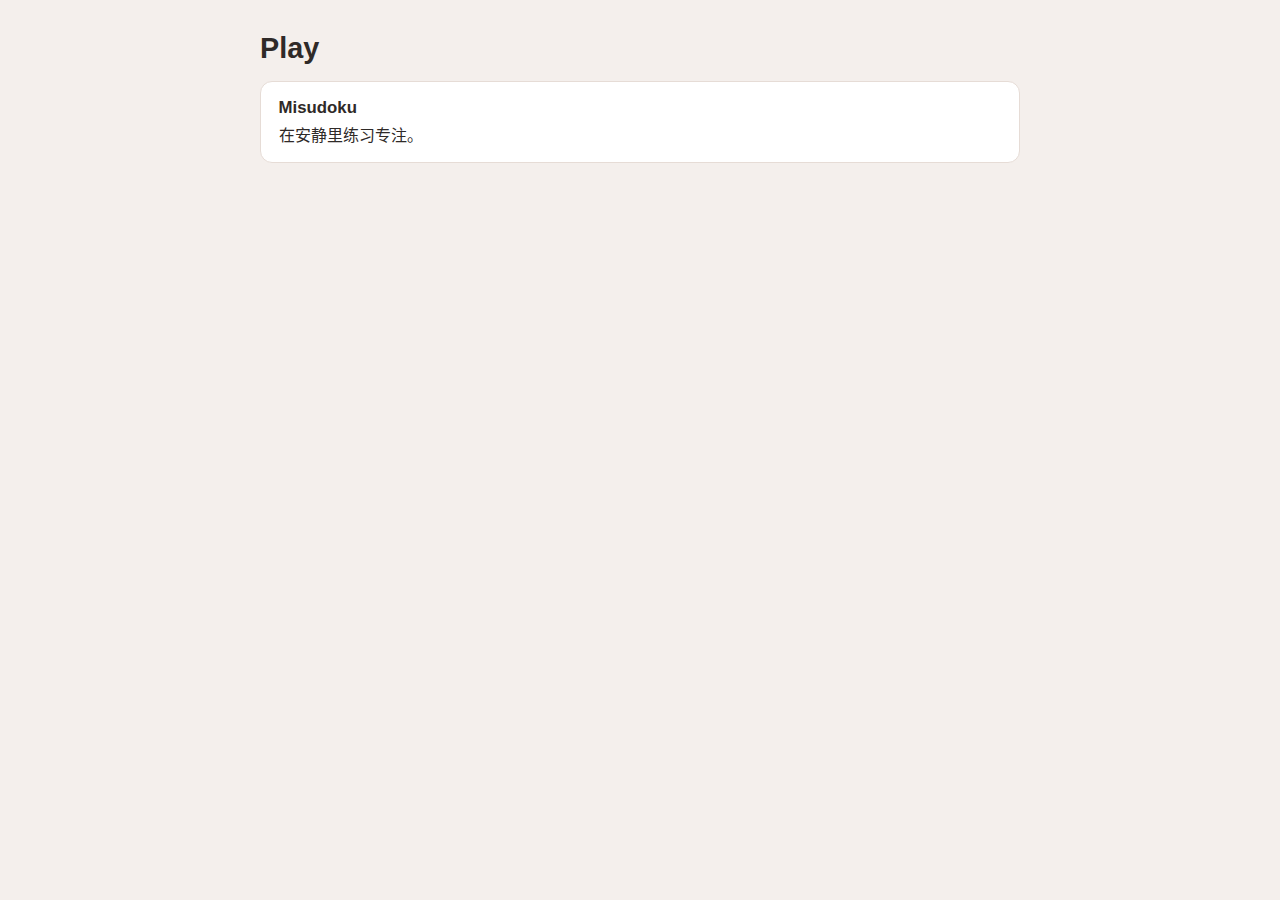
<file: index.html>
<!doctype html>
<html lang="zh-CN">
<head>
  <meta charset="utf-8" />
  <meta name="viewport" content="width=device-width, initial-scale=1" />
  <title>Play</title>
  <style>
    body { margin: 0; font-family: -apple-system, BlinkMacSystemFont, "Segoe UI", sans-serif; background: #f4efec; color: #2f2a28; }
    main { max-width: 760px; margin: 0 auto; padding: 2rem 1.25rem 3rem; }
    h1 { margin: 0 0 1rem; font-size: 1.8rem; }
    .card { display: block; padding: 1rem 1.1rem; border-radius: 12px; background: #fff; color: inherit; text-decoration: none; border: 1px solid #e6dcd6; }
    .card strong { display: block; font-size: 1.05rem; margin-bottom: .25rem; }
  </style>
</head>
<body>
  <main>
    <h1>Play</h1>
    <a class="card" href="/play/misudoku/">
      <strong>Misudoku</strong>
      <span>在安静里练习专注。</span>
    </a>
  </main>
</body>
</html>
</file>
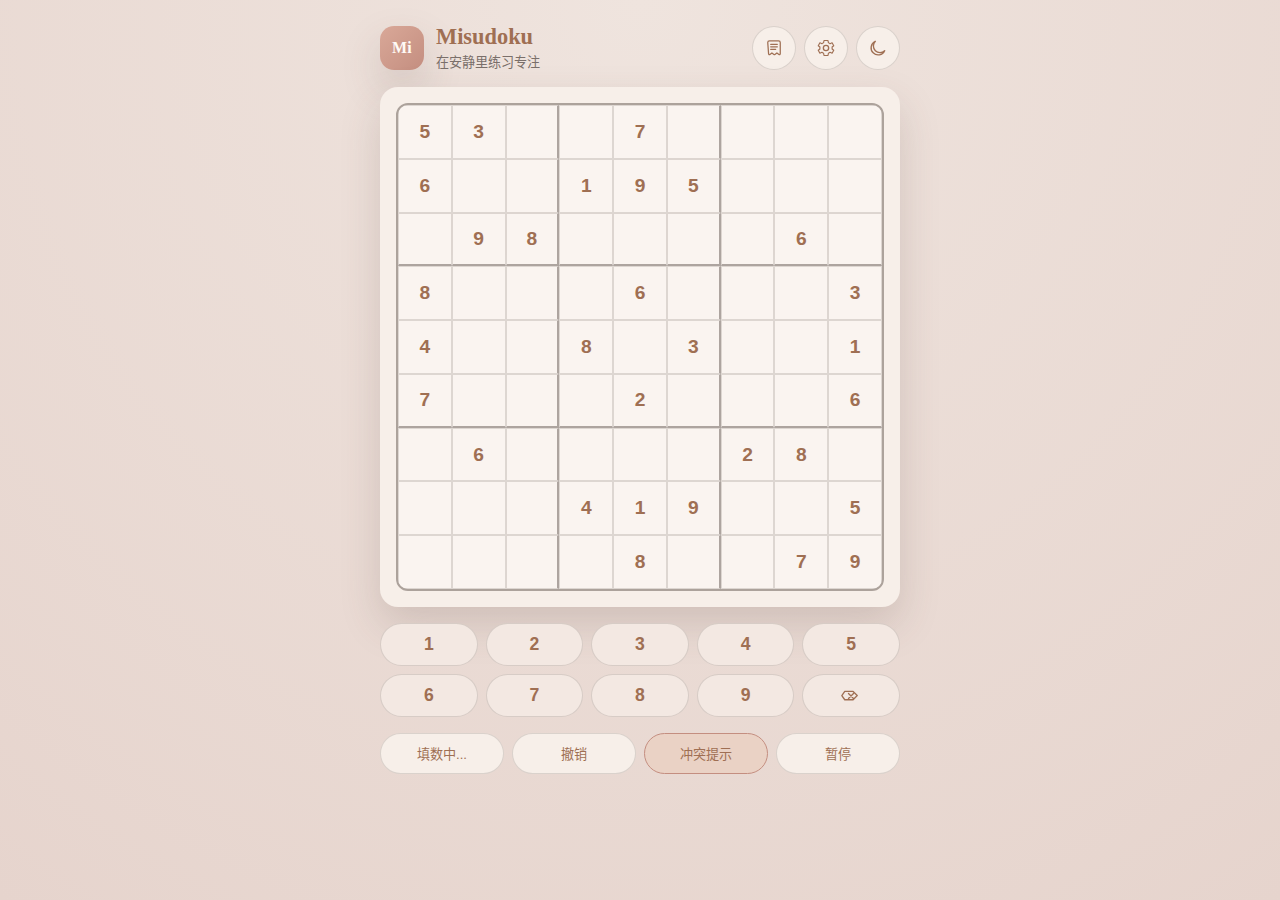
<file: misudoku/index.html>
<!doctype html>
<html lang="zh-CN">
<head>
  <meta charset="utf-8" />
  <meta name="viewport" content="width=device-width, initial-scale=1, viewport-fit=cover" />
  <meta name="theme-color" content="#e9d8d1" />
  <meta name="apple-mobile-web-app-capable" content="yes" />
  <meta name="apple-mobile-web-app-title" content="Misudoku" />
  <meta name="apple-mobile-web-app-status-bar-style" content="default" />
  <title>Misudoku</title>
  <link rel="manifest" href="manifest.json" />
  <link rel="apple-touch-icon" sizes="180x180" href="assets/icons/apple-touch-icon-180.png" />
  <link rel="stylesheet" href="styles.css" />
</head>
<body>
  <div class="app" id="appRoot">
    <header class="app-header">
      <div class="brand">
        <div class="brand-mark" aria-hidden="true">Mi</div>
        <div class="brand-text">
          <h1>Misudoku</h1>
          <p>在安静里练习专注</p>
        </div>
      </div>
      <div class="header-actions">
        <button class="ghost icon-btn" id="puzzleBtn" type="button" aria-label="题目">
          <svg class="icon" viewBox="0 0 24 24" aria-hidden="true">
            <path d="M4.5 5.5a2 2 0 0 1 2-2h11a2 2 0 0 1 2 2v13.5a1 1 0 0 1-1.6.8l-2.4-1.8-2.4 1.8a1 1 0 0 1-1.2 0l-2.4-1.8-2.4 1.8a1 1 0 0 1-1.6-.8z" fill="none" stroke="currentColor" stroke-width="1.5" stroke-linejoin="round" />
            <path d="M8 7.5h8M8 10.5h8M8 13.5h6" fill="none" stroke="currentColor" stroke-width="1.5" stroke-linecap="round" />
          </svg>
        </button>
        <button class="ghost icon-btn" id="settingsBtn" type="button" aria-label="设置">
          <svg class="icon" viewBox="0 0 24 24" aria-hidden="true">
            <path d="M12 15.2a3.2 3.2 0 1 0 0-6.4 3.2 3.2 0 0 0 0 6.4z" fill="none" stroke="currentColor" stroke-width="1.6" />
            <path d="M19.4 12a7.4 7.4 0 0 0-.1-1.2l2-1.5-2-3.5-2.4 1a7.9 7.9 0 0 0-2-1.1L14.4 3h-4.8l-.5 2.7a7.9 7.9 0 0 0-2 1.1l-2.4-1-2 3.5 2 1.5a7.4 7.4 0 0 0 0 2.4l-2 1.5 2 3.5 2.4-1a7.9 7.9 0 0 0 2 1.1l.5 2.7h4.8l.5-2.7a7.9 7.9 0 0 0 2-1.1l2.4 1 2-3.5-2-1.5c.1-.4.1-.8.1-1.2z" fill="none" stroke="currentColor" stroke-width="1.4" stroke-linejoin="round" />
          </svg>
        </button>
        <button class="ghost icon-btn" id="themeToggle" type="button" aria-label="切换日间/夜间">
          <svg class="icon icon-moon" viewBox="0 0 24 24" aria-hidden="true">
            <path d="M20 15.2A7.8 7.8 0 0 1 8.8 4a8.5 8.5 0 1 0 11.2 11.2z" fill="none" stroke="currentColor" stroke-width="1.6" stroke-linejoin="round" />
          </svg>
          <svg class="icon icon-sun" viewBox="0 0 24 24" aria-hidden="true">
            <circle cx="12" cy="12" r="4" fill="none" stroke="currentColor" stroke-width="1.6" />
            <path d="M12 2.5v2.5M12 19v2.5M4.6 4.6l1.8 1.8M17.6 17.6l1.8 1.8M2.5 12h2.5M19 12h2.5M4.6 19.4l1.8-1.8M17.6 6.4l1.8-1.8" fill="none" stroke="currentColor" stroke-width="1.6" stroke-linecap="round" />
          </svg>
        </button>
      </div>
    </header>

    <section class="board-card">
      <div class="board" id="board" role="grid" aria-label="Sudoku 棋盘"></div>
    </section>

    <section class="keypad" aria-label="数字输入">
      <button class="key" data-key="1" type="button">1</button>
      <button class="key" data-key="2" type="button">2</button>
      <button class="key" data-key="3" type="button">3</button>
      <button class="key" data-key="4" type="button">4</button>
      <button class="key" data-key="5" type="button">5</button>
      <button class="key" data-key="6" type="button">6</button>
      <button class="key" data-key="7" type="button">7</button>
      <button class="key" data-key="8" type="button">8</button>
      <button class="key" data-key="9" type="button">9</button>
      <button class="key" data-key="clear" type="button" aria-label="清除">
        <svg class="icon" viewBox="0 0 24 24" aria-hidden="true">
          <path d="M4.5 6.5h10l5 5-5 5h-10l-3.5-5z" fill="none" stroke="currentColor" stroke-width="1.6" stroke-linejoin="round" />
          <path d="M9 9l6 6M15 9l-6 6" fill="none" stroke="currentColor" stroke-width="1.6" stroke-linecap="round" />
        </svg>
      </button>
    </section>

    <section class="controls">
      <div class="control-row">
        <button class="pill" id="noteToggle" type="button">笔记</button>
        <button class="pill" id="undoBtn" type="button">撤销</button>
        <button class="pill" id="conflictToggle" type="button">冲突提示</button>
        <button class="pill" id="pauseBtn" type="button">暂停</button>
      </div>
    </section>
  </div>

  <dialog class="modal" id="puzzleDialog">
    <div class="modal-header">
      <h2>题目</h2>
      <button class="ghost" id="closePuzzle" type="button">关闭</button>
    </div>
    <div class="modal-body">
      <div class="modal-section">
        <div class="section-header">
          <h3>状态</h3>
          <button class="ghost" id="resetPuzzleBtn" type="button">重置本题</button>
        </div>
        <div class="settings-grid">
          <div class="settings-item">
            <div class="label">当前题目</div>
            <div class="value" id="puzzleMeta">未开始</div>
          </div>
          <div class="settings-item">
            <div class="label">当前计时</div>
            <div class="value" id="timer">00:00</div>
          </div>
          <div class="settings-item">
            <div class="label">当前尝试</div>
            <div class="value" id="attempts">0</div>
          </div>
        </div>
      </div>
      <div class="modal-section">
        <div class="section-header">
          <h3>题库</h3>
          <button class="ghost" id="toggleImportExport" type="button">导入/导出</button>
        </div>
        <div class="segmented" id="sourceSeg">
          <button type="button" class="segmented-btn is-active" data-source="book">书籍题库</button>
          <button type="button" class="segmented-btn" data-source="generated">生成题</button>
        </div>
        <div class="library-content">
          <div id="bookPanel">
            <div class="book-list" id="bookList"></div>
            <div class="list-footer">
              <button class="pill" id="selectPuzzleBtn" type="button" disabled>选这题</button>
            </div>
          </div>
          <div id="importExportPanel" hidden>
            <div class="modal-section nested">
              <h3>导入题库 / 进度</h3>
              <p class="hint">支持 JSON 或 CSV。JSON 可包含题库与进度，CSV 仅导入题库。</p>
              <input id="importFile" type="file" accept=".json,.csv,application/json,text/csv" />
              <div class="inline">
                <label class="switch">
                  <input type="checkbox" id="replaceMode" />
                  <span>替换现有数据</span>
                </label>
                <button class="pill" id="importBtn" type="button">开始导入</button>
                <button class="pill" id="downloadTemplateBtn" type="button">下载模板</button>
              </div>
              <div class="status" id="importStatus"></div>
            </div>
            <div class="modal-section nested">
              <h3>导出备份</h3>
              <p class="hint">包含题库、进度与设置，用于重装后恢复。</p>
              <button class="pill" id="exportBtn" type="button">下载备份 JSON</button>
            </div>
          </div>
          <div id="generatedPanel" hidden>
            <div class="modal-section nested">
              <h3>生成题</h3>
              <p class="hint">生成题操作区待设计。</p>
            </div>
            <div class="modal-section nested" id="generatedDifficultyRow" hidden>
              <div class="label">生成难度</div>
              <div class="segmented" id="genDifficulty">
                <button type="button" class="segmented-btn is-active" data-gen="1">简单</button>
                <button type="button" class="segmented-btn" data-gen="2">中等</button>
                <button type="button" class="segmented-btn" data-gen="3">困难</button>
                <button type="button" class="segmented-btn" data-gen="4">专家</button>
              </div>
            </div>
          </div>
        </div>
      </div>
    </div>
  </dialog>

  <dialog class="modal" id="settingsDialog">
    <div class="modal-header">
      <h2>设置</h2>
      <button class="ghost" id="saveSettingsBtn" type="button">保存设置</button>
    </div>
    <div class="modal-body">
      <div class="modal-section">
        <div class="pref-row">
          <div>
            <h3>填数提示高亮</h3>
            <p class="hint">点亮选中格所在的行、列、宫</p>
          </div>
          <label class="switch">
            <input type="checkbox" id="relatedHighlightToggle" />
            <span>开启</span>
          </label>
        </div>
      </div>
      <div class="modal-section">
        <div class="pref-row">
          <div>
            <h3>同数字高亮</h3>
            <p class="hint">点亮所有与填入数相同的数字</p>
          </div>
          <label class="switch">
            <input type="checkbox" id="sameDigitHighlightToggle" />
            <span>开启</span>
          </label>
        </div>
      </div>
      <div class="modal-section">
        <h3>欢庆效果</h3>
        <div class="segmented" id="celebrationThemeSeg">
          <button type="button" class="segmented-btn is-active" data-celebration="zen">Zen</button>
          <button type="button" class="segmented-btn" data-celebration="default">Default</button>
          <button type="button" class="segmented-btn" data-celebration="festival">Festival</button>
        </div>
      </div>
    </div>
  </dialog>

  <dialog class="modal" id="confirmResetDialog">
    <div class="modal-body center">
      <h2>重置本题</h2>
      <p class="hint">当前记录将被清除，是否重置？</p>
      <div class="inline center">
        <button class="pill" id="confirmResetBtn" type="button">是</button>
        <button class="ghost" id="cancelResetBtn" type="button">否</button>
      </div>
    </div>
  </dialog>

  <dialog class="modal" id="winDialog">
    <div class="modal-body center">
      <h2>完成</h2>
      <p id="winSummary">你已经完成这道题。</p>
      <div class="inline center">
        <button class="pill" id="winNextBtn" type="button">下一题</button>
        <button class="ghost" id="winCloseBtn" type="button">关闭</button>
      </div>
    </div>
  </dialog>

  <script src="celebration-fx.js"></script>
  <script src="app.js"></script>
</body>
</html>
</file>
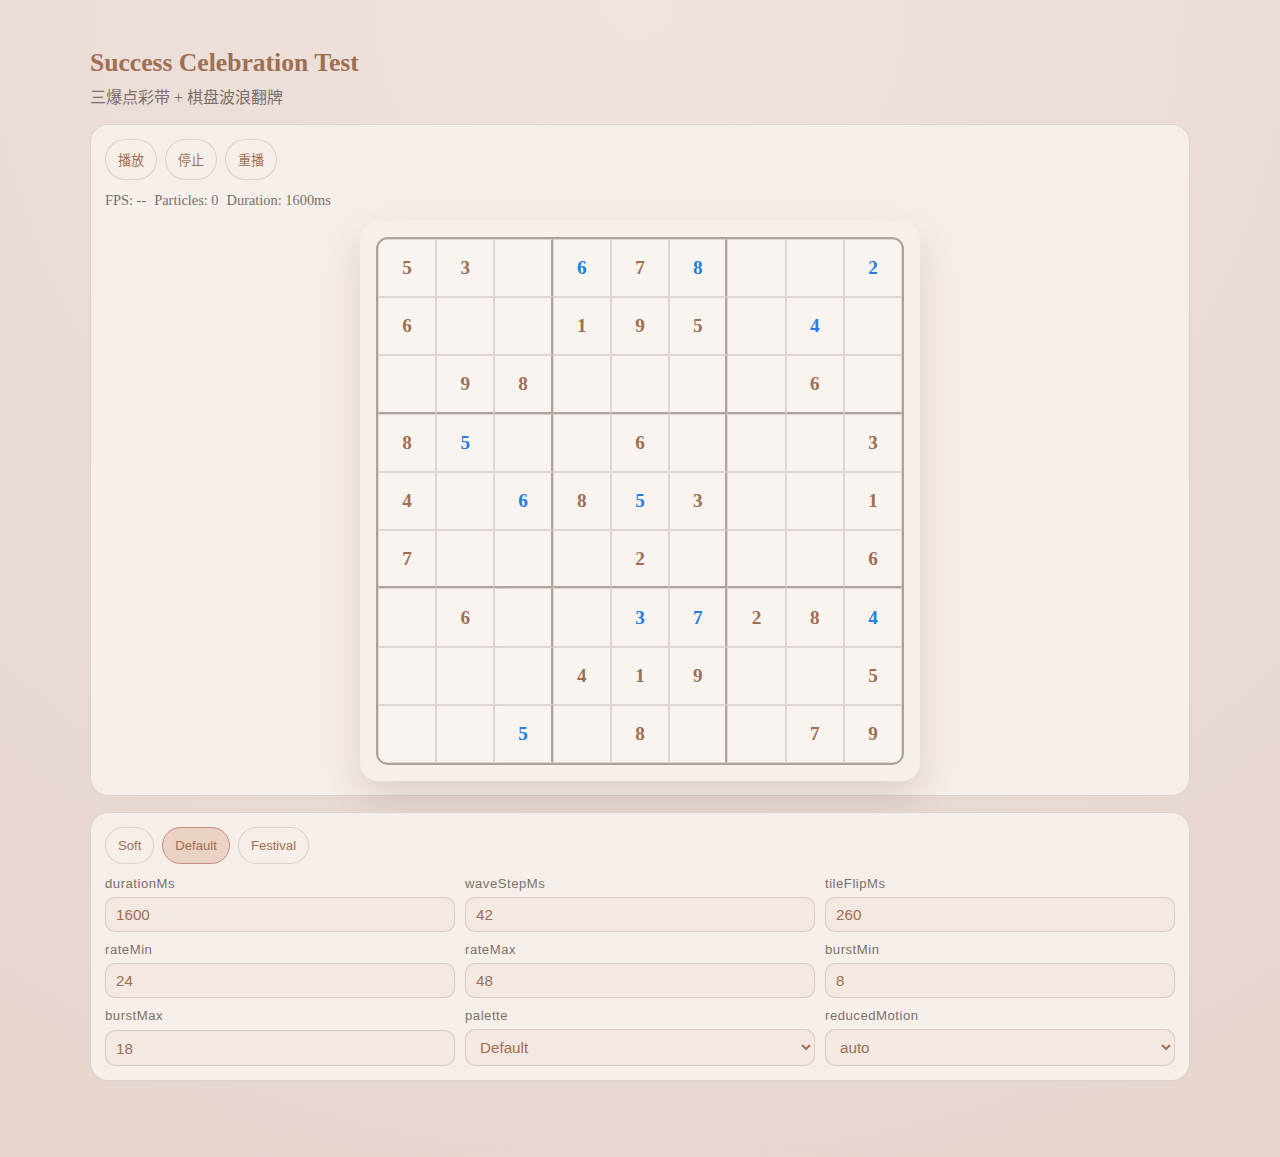
<file: misudoku/celebration-test.html>
<!doctype html>
<html lang="zh-CN">
<head>
  <meta charset="utf-8" />
  <meta name="viewport" content="width=device-width, initial-scale=1, viewport-fit=cover" />
  <title>Misudoku Celebration Test</title>
  <link rel="stylesheet" href="styles.css" />
  <link rel="stylesheet" href="celebration-test.css" />
</head>
<body>
  <main class="fx-test-page" id="fxTestPage">
    <header class="fx-test-header">
      <h1>Success Celebration Test</h1>
      <p>三爆点彩带 + 棋盘波浪翻牌</p>
    </header>

    <section class="fx-preview" id="fxPreview">
      <div class="fx-preview-actions">
        <button class="pill" id="playBtn" type="button">播放</button>
        <button class="pill" id="stopBtn" type="button">停止</button>
        <button class="pill" id="replayBtn" type="button">重播</button>
      </div>
      <div class="fx-status-row">
        <span id="fpsStat">FPS: --</span>
        <span id="particleStat">Particles: --</span>
        <span id="durationStat">Duration: --</span>
      </div>
      <div class="board-card fx-board-card">
        <div class="board" id="fxBoard" role="img" aria-label="庆祝效果测试棋盘"></div>
      </div>
    </section>

    <section class="fx-controls">
      <div class="fx-presets">
        <button class="pill" data-preset="soft" type="button">Soft</button>
        <button class="pill is-active" data-preset="default" type="button">Default</button>
        <button class="pill" data-preset="festival" type="button">Festival</button>
      </div>

      <div class="fx-grid">
        <label class="fx-field">
          <span>durationMs</span>
          <input id="durationMs" type="number" min="600" max="5000" step="50" value="1600" />
        </label>
        <label class="fx-field">
          <span>waveStepMs</span>
          <input id="waveStepMs" type="number" min="12" max="120" step="1" value="42" />
        </label>
        <label class="fx-field">
          <span>tileFlipMs</span>
          <input id="tileFlipMs" type="number" min="120" max="700" step="10" value="260" />
        </label>
        <label class="fx-field">
          <span>rateMin</span>
          <input id="rateMin" type="number" min="4" max="120" step="1" value="24" />
        </label>
        <label class="fx-field">
          <span>rateMax</span>
          <input id="rateMax" type="number" min="6" max="160" step="1" value="48" />
        </label>
        <label class="fx-field">
          <span>burstMin</span>
          <input id="burstMin" type="number" min="1" max="40" step="1" value="8" />
        </label>
        <label class="fx-field">
          <span>burstMax</span>
          <input id="burstMax" type="number" min="2" max="60" step="1" value="18" />
        </label>
        <label class="fx-field">
          <span>palette</span>
          <select id="palette">
            <option value="zen">Zen</option>
            <option value="default" selected>Default</option>
            <option value="festival">Festival</option>
          </select>
        </label>
        <label class="fx-field">
          <span>reducedMotion</span>
          <select id="reducedMotion">
            <option value="auto" selected>auto</option>
            <option value="off">off</option>
            <option value="on">on</option>
          </select>
        </label>
      </div>
    </section>
  </main>

  <script src="celebration-fx.js"></script>
  <script src="celebration-test.js"></script>
</body>
</html>
</file>
<file: misudoku/styles.css>
:root {
  color-scheme: light;
  --bg: #efe4de;
  --bg-deep: #e6d4cd;
  --panel: #f7efe9;
  --panel-soft: #f3e8e2;
  --text: #9f6f53;
  --text: #9f6f53;
  --muted: #7a6f6a;
  --accent: #d9a898;
  --accent-strong: #c48e80;
  --highlight: #ead2c5;
  --related: #ffede3;
  --border: rgba(90, 78, 72, 0.18);
  --border-strong: rgba(90, 78, 72, 0.48);
  --shadow: 0 18px 40px rgba(87, 69, 61, 0.18);
  --cell-size: min(10vw, 40px);
  --radius: 18px;
  --focus: #b77c6b;
  --player-digit: #257ddf;
  --conflict-text: #4b1f1d;
}

[data-theme="dark"] {
  color-scheme: dark;
  --bg: #1e2024;
  --bg-deep: #17181c;
  --panel: #26282f;
  --panel-soft: #2d3038;
  --text: #e7e0db;
  --muted: #b4a7a1;
  --accent: #b07d6c;
  --highlight: #3b2f2b;
  --related: #37373f;
  --accent-strong: #82919c;
  --player-digit: #b23455;
  --conflict-text: #e58a86;
  --border: rgba(236, 226, 219, 0.12);
  --border-strong: rgba(236, 226, 219, 0.4);
  --shadow: 0 20px 45px rgba(0, 0, 0, 0.35);
  --focus: #d0a291;
}

* {
  box-sizing: border-box;
}

body {
  margin: 0;
  min-height: 100vh;
  background: radial-gradient(circle at top, var(--bg), var(--bg-deep));
  font-family: "Iowan Old Style", "Palatino Linotype", "Book Antiqua", "Georgia", serif;
  color: var(--text);
  display: flex;
  justify-content: center;
  padding: 24px 16px 40px;
}

.app {
  width: min(96vw, 520px);
  display: flex;
  flex-direction: column;
  gap: 16px;
}

.app-header {
  display: flex;
  justify-content: space-between;
  align-items: center;
  gap: 16px;
}

.brand {
  display: flex;
  align-items: center;
  gap: 12px;
}

.brand-mark {
  width: 44px;
  height: 44px;
  border-radius: 14px;
  background: linear-gradient(135deg, var(--accent), var(--accent-strong));
  color: #fffaf6;
  display: flex;
  align-items: center;
  justify-content: center;
  font-weight: 600;
  letter-spacing: 0.02em;
  box-shadow: var(--shadow);
}

.brand-text h1 {
  margin: 0;
  font-size: 1.4rem;
  font-weight: 600;
}

.brand-text p {
  margin: 2px 0 0;
  font-size: 0.82rem;
  color: var(--muted);
}

.header-actions {
  display: flex;
  gap: 8px;
}

.icon-btn {
  width: 44px;
  height: 44px;
  padding: 0;
  display: inline-flex;
  align-items: center;
  justify-content: center;
}

.icon {
  width: 20px;
  height: 20px;
  color: var(--text);
}

#themeToggle .icon-sun {
  display: none;
}

[data-theme="dark"] #themeToggle .icon-sun {
  display: block;
}

[data-theme="dark"] #themeToggle .icon-moon {
  display: none;
}

.status-card {
  background: var(--panel);
  border-radius: var(--radius);
  padding: 16px;
  box-shadow: var(--shadow);
  display: flex;
  flex-direction: column;
  gap: 12px;
}

.status-row {
  display: flex;
  justify-content: space-between;
  gap: 12px;
}

.status-block {
  display: flex;
  flex-direction: column;
  gap: 6px;
}

.status-block.full {
  width: 100%;
}

.status-block.align-right {
  text-align: right;
}

.label {
  font-size: 0.75rem;
  text-transform: uppercase;
  letter-spacing: 0.12em;
  color: var(--muted);
}

.value {
  font-size: 1rem;
  font-weight: 600;
}

.segmented {
  display: inline-flex;
  border-radius: 999px;
  background: var(--panel-soft);
  padding: 4px;
  gap: 4px;
  border: 1px solid var(--border);
}

.segmented-btn {
  border: none;
  background: transparent;
  padding: 8px 12px;
  border-radius: 999px;
  font-size: 0.85rem;
  color: var(--muted);
  cursor: pointer;
}

.segmented-btn.is-active {
  background: var(--highlight);
  color: var(--text);
  font-weight: 600;
}

.board-card {
  background: var(--panel);
  border-radius: var(--radius);
  padding: 16px;
  box-shadow: var(--shadow);
}

.board {
  display: grid;
  grid-template-columns: repeat(9, 1fr);
  gap: 0;
  border: 2px solid var(--border-strong);
  border-radius: 12px;
  overflow: hidden;
}

.cell {
  position: relative;
  width: 100%;
  aspect-ratio: 1 / 1;
  border: 1px solid var(--border);
  background: rgba(255, 255, 255, 0.35);
  color: var(--player-digit);
  display: flex;
  align-items: center;
  justify-content: center;
  font-size: 1.2rem;
  font-weight: 600;
  padding: 0;
  cursor: pointer;
  transition: background 0.2s ease, transform 0.2s ease;
}

.cell.box-right {
  border-right-width: 2px;
  border-right-color: var(--border-strong);
}

.cell.box-bottom {
  border-bottom-width: 2px;
  border-bottom-color: var(--border-strong);
}

.app.is-paused .board,
.app.is-paused .keypad {
  opacity: 0.6;
  pointer-events: none;
}

[data-theme="dark"] .cell {
  background: rgba(18, 19, 22, 0.65);
}

.cell:focus-visible {
  outline: 2px solid var(--focus);
  outline-offset: -2px;
}

.cell.is-given {
  /*background: rgba(217, 168, 152, 0.2);*/
  color: var(--text-isgiven, var(--text));
}

.cell.is-selected {
  transform: scale(1.02);
  outline: 2px solid var(--accent-strong);
  outline-offset: -3px;
  outline-style: auto;
}

.cell.is-related {
  background: var(--related);
}

.cell.is-same-value {
  background: rgba(217, 168, 152, 0.26);
}

.cell.is-conflict {
  background: rgba(214, 114, 106, 0.35);
  color: var(--conflict-text);
}

.cell .cell-value {
  position: relative;
  z-index: 2;
}

.cell-notes {
  position: absolute;
  inset: 4px;
  display: grid;
  grid-template-columns: repeat(3, 1fr);
  grid-template-rows: repeat(3, 1fr);
  font-size: 0.5rem;
  gap: 2px;
  color: var(--muted);
  opacity: 0.9;
}

.cell-notes span {
  display: flex;
  align-items: center;
  justify-content: center;
  opacity: 0;
}

.cell-notes span.active {
  color: var(--text);
  opacity: 1;
}

.controls {
  display: flex;
  flex-direction: column;
  gap: 10px;
}

.control-row {
  display: grid;
  grid-template-columns: repeat(4, 1fr);
  gap: 8px;
}

.keypad {
  display: grid;
  grid-template-columns: repeat(5, 1fr);
  gap: 8px;
}

button {
  font-family: "Avenir Next", "Gill Sans", "Trebuchet MS", sans-serif;
}

.pill,
.key,
.ghost {
  border-radius: 999px;
  border: 1px solid var(--border);
  background: var(--panel);
  color: var(--text);
  padding: 10px 12px;
  cursor: pointer;
  font-size: 0.82rem;
  transition: transform 0.2s ease, box-shadow 0.2s ease, background 0.2s ease;
}

.icon-btn.ghost {
  padding: 0;
}

.key {
  background: var(--panel-soft);
  font-size: 1.1rem;
  font-weight: 600;
  display: inline-flex;
  align-items: center;
  justify-content: center;
}

.pill.is-active,
.key.is-active,
.ghost.is-active {
  background: var(--highlight);
  border-color: var(--accent-strong);
}

.pill:active,
.key:active,
.ghost:active {
  transform: translateY(1px);
  box-shadow: none;
}

.modal {
  border: none;
  border-radius: 20px;
  width: min(92vw, 520px);
  padding: 0;
  background: var(--panel);
  color: var(--text);
  box-shadow: var(--shadow);
}

.modal::backdrop {
  background: rgba(0, 0, 0, 0.35);
}

.modal-header {
  display: flex;
  justify-content: space-between;
  align-items: center;
  padding: 16px 20px 8px;
}

.modal-body {
  padding: 0 20px 20px;
  display: flex;
  flex-direction: column;
  gap: 16px;
}

.modal-body.center {
  align-items: center;
  text-align: center;
}

.modal-section {
  background: var(--panel-soft);
  border-radius: 16px;
  padding: 14px;
  border: 1px solid var(--border);
}

.modal-section.nested {
  background: transparent;
  border: 1px dashed var(--border);
}

.section-header {
  display: flex;
  align-items: center;
  justify-content: space-between;
  gap: 12px;
  margin-bottom: 10px;
}

.section-header h3 {
  margin: 0;
}

.library-content {
  margin-top: 12px;
  display: flex;
  flex-direction: column;
  gap: 12px;
}

.book-list {
  display: flex;
  flex-direction: column;
  gap: 8px;
  max-height: 280px;
  overflow-y: auto;
  padding-right: 4px;
}

.book-list::-webkit-scrollbar {
  width: 6px;
}

.book-list::-webkit-scrollbar-thumb {
  background: rgba(90, 78, 72, 0.25);
  border-radius: 999px;
}

.book-row {
  border: 1px solid var(--border);
  border-radius: 12px;
  padding: 10px 12px;
  display: grid;
  grid-template-columns: 14px 1.3fr 1fr 0.7fr;
  gap: 10px;
  align-items: center;
  background: var(--panel);
  color: var(--text);
  cursor: pointer;
  text-align: left;
}

.book-row.is-selected {
  border-color: var(--accent-strong);
  box-shadow: 0 6px 18px rgba(196, 142, 128, 0.25);
}

.book-row .status-dot {
  width: 10px;
  height: 10px;
  border-radius: 999px;
  background: rgba(122, 111, 106, 0.4);
}

.book-row.is-completed .status-dot {
  background: var(--accent-strong);
}

.book-row .book-id {
  font-weight: 600;
}

.book-row .book-diff,
.book-row .book-time {
  font-size: 0.85rem;
  color: var(--muted);
}

.list-footer {
  display: flex;
  justify-content: center;
}

.list-footer .pill:disabled {
  opacity: 0.5;
  cursor: not-allowed;
}

.settings-grid {
  display: grid;
  gap: 12px;
}

.settings-item {
  display: flex;
  flex-direction: column;
  gap: 6px;
}

.pref-row {
  display: flex;
  align-items: center;
  justify-content: space-between;
  gap: 12px;
}

.pref-row h3 {
  margin: 0;
}

.pref-row .hint {
  margin: 4px 0 0;
}

.modal-section h3 {
  margin: 0 0 8px;
}

.hint {
  margin: 0 0 10px;
  color: var(--muted);
  font-size: 0.85rem;
}

.inline {
  display: flex;
  flex-wrap: wrap;
  align-items: center;
  gap: 10px;
}

.inline.center {
  justify-content: center;
}

.switch {
  display: flex;
  align-items: center;
  gap: 8px;
  font-size: 0.9rem;
}

.status {
  min-height: 20px;
  font-size: 0.85rem;
  color: var(--muted);
}

.celebration-layer {
  position: fixed;
  inset: 0;
  z-index: 1400;
  pointer-events: none;
  opacity: 0;
  transition: opacity 0.2s ease;
}

.celebration-layer.is-active {
  opacity: 1;
  pointer-events: auto;
}

.celebration-wave-layer {
  position: absolute;
  inset: 0;
  pointer-events: none;
}

.celebration-confetti-canvas {
  position: fixed;
  inset: 0;
  width: 100%;
  height: 100%;
  pointer-events: none;
}

.celebration-board-clone {
  position: fixed;
  display: grid;
  grid-template-columns: repeat(9, 1fr);
  grid-template-rows: repeat(9, 1fr);
  border: 2px solid var(--border-strong);
  border-radius: 12px;
  overflow: hidden;
  transform-style: preserve-3d;
  box-shadow: 0 24px 42px rgba(0, 0, 0, 0.18);
}

.celebration-wave-cell {
  border: 1px solid var(--border);
  background: rgba(255, 255, 255, 0.45);
  display: flex;
  align-items: center;
  justify-content: center;
  color: var(--player-digit);
  font-size: 1.2rem;
  font-weight: 600;
  backface-visibility: hidden;
  transform-origin: center center;
}

[data-theme="dark"] .celebration-wave-cell {
  background: rgba(18, 19, 22, 0.72);
}

.celebration-wave-cell.is-given {
  color: var(--text-isgiven, var(--text));
}

.celebration-wave-cell.box-right {
  border-right-width: 2px;
  border-right-color: var(--border-strong);
}

.celebration-wave-cell.box-bottom {
  border-bottom-width: 2px;
  border-bottom-color: var(--border-strong);
}

.celebration-board-clone.is-active .celebration-wave-cell {
  animation-name: fxTileWaveFlip;
  animation-timing-function: cubic-bezier(0.23, 0.73, 0.2, 1);
  animation-fill-mode: both;
}

.celebration-board-clone.is-reduced.is-active .celebration-wave-cell {
  animation-name: fxTileWaveLite;
}

.celebration-wave-value {
  transform: translateZ(0);
}

.celebration-message {
  position: fixed;
  left: 50%;
  top: 50%;
  transform: translate(-50%, -50%) scale(0.94);
  padding: 12px 18px;
  border: 1px solid var(--border);
  border-radius: 14px;
  background: rgba(247, 239, 233, 0.86);
  backdrop-filter: blur(4px);
  color: var(--text);
  letter-spacing: 0.08em;
  text-transform: uppercase;
  font-size: 0.86rem;
  opacity: 0;
  transition: opacity 0.24s ease, transform 0.24s ease;
  pointer-events: auto;
  cursor: pointer;
}

[data-theme="dark"] .celebration-message {
  background: rgba(38, 40, 47, 0.88);
}

.celebration-message.is-visible {
  opacity: 1;
  transform: translate(-50%, -50%) scale(1);
}

@keyframes fxTileWaveFlip {
  0% {
    transform: rotateY(0deg);
    filter: brightness(1);
  }
  44% {
    transform: rotateY(92deg);
    filter: brightness(1.16);
  }
  100% {
    transform: rotateY(0deg);
    filter: brightness(1);
  }
}

@keyframes fxTileWaveLite {
  0% {
    transform: translateZ(0);
    filter: brightness(1);
  }
  50% {
    transform: translateY(-1px);
    filter: brightness(1.14);
  }
  100% {
    transform: translateZ(0);
    filter: brightness(1);
  }
}

@media (max-width: 480px) {
  body {
    padding: 16px 12px 28px;
  }

  .control-row {
    grid-template-columns: repeat(2, 1fr);
  }

  .keypad {
    grid-template-columns: repeat(5, 1fr);
  }
}
</file>
<file: misudoku/celebration-test.css>
.fx-test-page {
  width: min(1100px, 96vw);
  margin: 0 auto;
  padding: 24px 0 36px;
  display: grid;
  grid-template-columns: 1fr;
  gap: 16px;
}

.fx-test-header h1 {
  margin: 0;
  font-size: 1.6rem;
}

.fx-test-header p {
  margin: 6px 0 0;
  color: var(--muted);
}

.fx-preview {
  background: var(--panel);
  border: 1px solid var(--border);
  border-radius: 18px;
  padding: 14px;
  display: grid;
  gap: 12px;
}

.fx-preview-actions,
.fx-status-row,
.fx-presets {
  display: flex;
  align-items: center;
  gap: 8px;
  flex-wrap: wrap;
}

.fx-status-row {
  color: var(--muted);
  font-size: 0.9rem;
}

.fx-board-card {
  width: min(88vw, 560px);
  margin: 0 auto;
}

.fx-board-card .cell {
  cursor: default;
}

.fx-controls {
  background: var(--panel);
  border: 1px solid var(--border);
  border-radius: 18px;
  padding: 14px;
  display: grid;
  gap: 12px;
}

.fx-grid {
  display: grid;
  grid-template-columns: repeat(3, minmax(180px, 1fr));
  gap: 10px;
}

.fx-field {
  display: grid;
  gap: 6px;
  font-family: "Avenir Next", "Gill Sans", "Trebuchet MS", sans-serif;
  font-size: 0.82rem;
}

.fx-field span {
  color: var(--muted);
  letter-spacing: 0.04em;
}

.fx-field input,
.fx-field select {
  border-radius: 10px;
  border: 1px solid var(--border);
  background: var(--panel-soft);
  color: var(--text);
  padding: 8px 10px;
  font-size: 0.95rem;
}

@media (max-width: 900px) {
  .fx-grid {
    grid-template-columns: repeat(2, minmax(160px, 1fr));
  }
}

@media (max-width: 560px) {
  .fx-grid {
    grid-template-columns: 1fr;
  }
}
</file>
